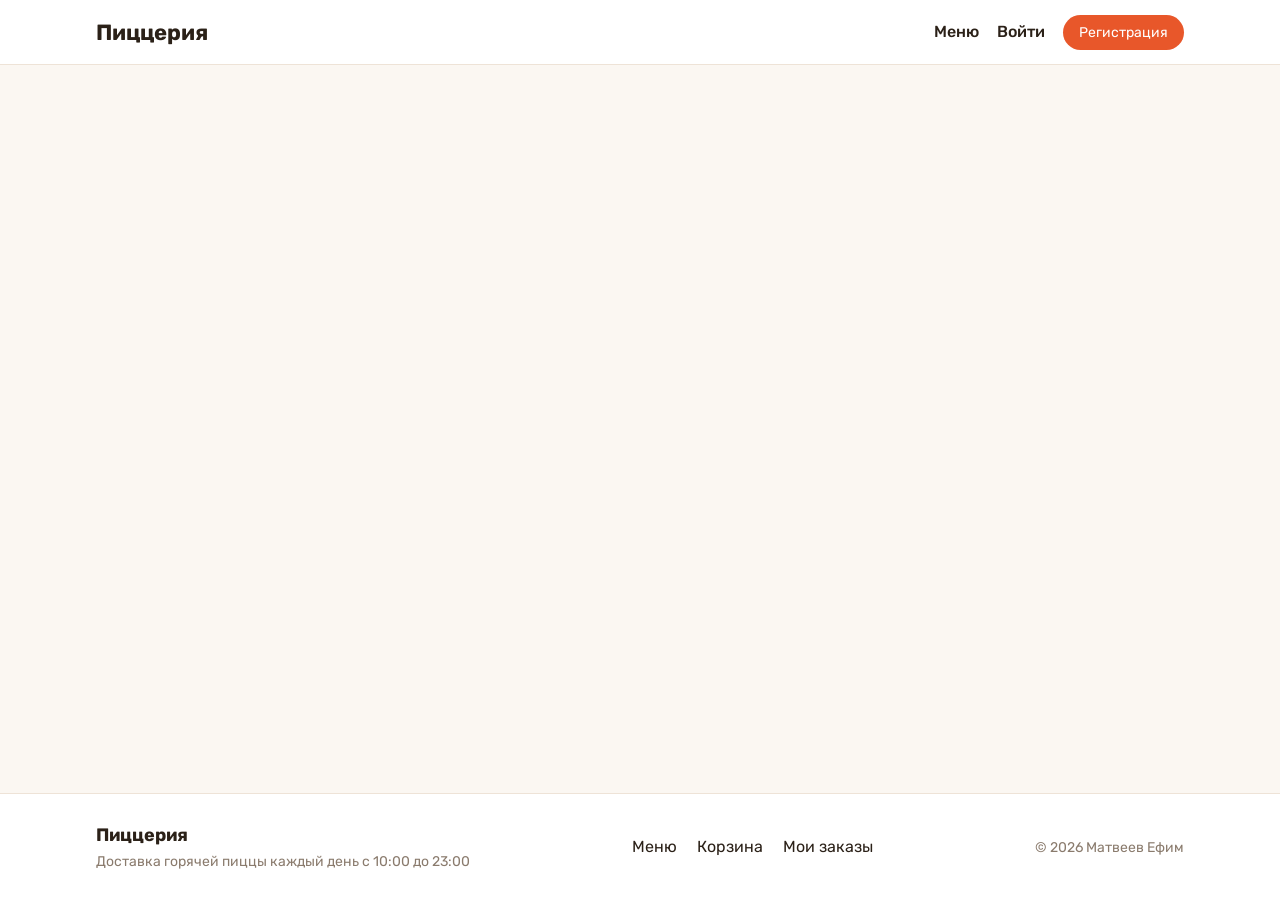
<file: frontend/index.html>
<!doctype html>
<html lang="ru">
<head>
    <meta charset="utf-8">
    <meta name="viewport" content="width=device-width, initial-scale=1">
    <title>Меню · Пиццерия</title>
    <script>document.documentElement.classList.add('js');</script>
    <link rel="preconnect" href="https://fonts.googleapis.com">
    <link rel="stylesheet" href="https://fonts.googleapis.com/css2?family=Rubik:wght@400;500;700&display=swap">
    <link rel="stylesheet" href="css/style.css">
</head>
<body>
<header class="header">
    <div class="container header__inner">
        <a href="index.html" class="logo">Пиццерия</a>
        <nav class="nav"></nav>
    </div>
</header>

<main class="container main">
<section class="hero">
    <h2>Горячая пицца с доставкой</h2>
    <p>Выберите пиццу, добавьте в корзину и следите за статусом заказа онлайн.</p>
</section>

<div class="filters" id="filters"></div>

<div id="menu"></div>
</main>

<footer class="footer">
    <div class="container footer__inner">
        <div>
            <div class="footer__brand">Пиццерия</div>
            <div class="muted">Доставка горячей пиццы каждый день с 10:00 до 23:00</div>
        </div>
        <nav class="footer__nav">
            <a href="index.html">Меню</a>
            <a href="cart.html">Корзина</a>
            <a href="orders.html">Мои заказы</a>
        </nav>
        <div class="footer__author">© <span id="year">2026</span> Матвеев Ефим</div>
    </div>
</footer>

<div class="toasts"></div>

<script src="js/app.js"></script>
<script src="js/menu.js"></script>
</body>
</html>
</file>
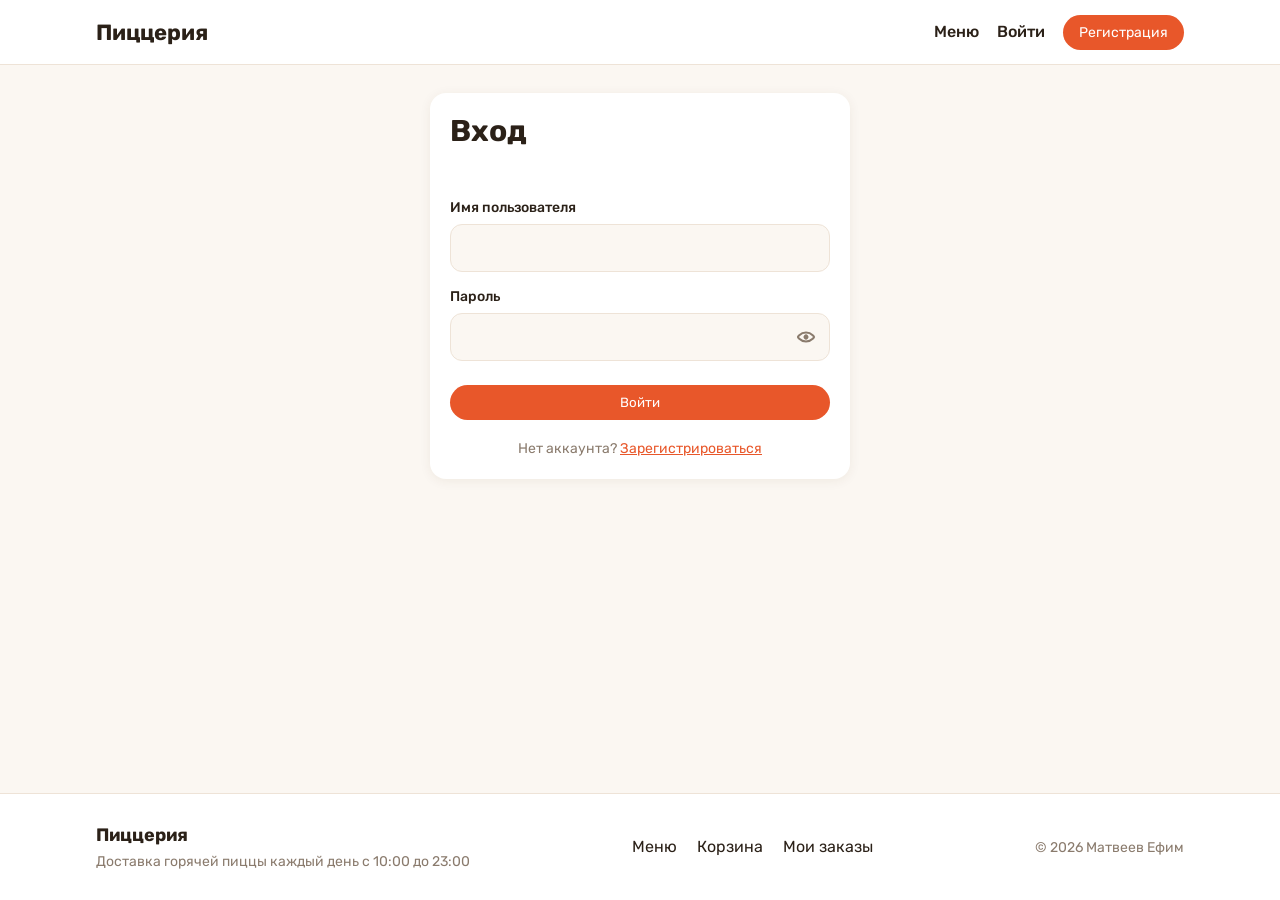
<file: frontend/checkout.html>
<!doctype html>
<html lang="ru">
<head>
    <meta charset="utf-8">
    <meta name="viewport" content="width=device-width, initial-scale=1">
    <title>Оформление заказа · Пиццерия</title>
    <script>document.documentElement.classList.add('js');</script>
    <link rel="preconnect" href="https://fonts.googleapis.com">
    <link rel="stylesheet" href="https://fonts.googleapis.com/css2?family=Rubik:wght@400;500;700&display=swap">
    <link rel="stylesheet" href="css/style.css">
</head>
<body>
<header class="header">
    <div class="container header__inner">
        <a href="index.html" class="logo">Пиццерия</a>
        <nav class="nav"></nav>
    </div>
</header>

<main class="container main">
<h1 class="page-title">Оформление заказа</h1>

<div class="layout-split">
    <form class="panel form" id="checkout-form" novalidate>
        <div id="errors"></div>
        <label class="field">
            <span class="field__label">Адрес доставки</span>
            <input type="text" id="address" placeholder="Улица, дом, квартира" maxlength="255">
        </label>
        <label class="field">
            <span class="field__label">Телефон</span>
            <input type="tel" id="phone" placeholder="+7 900 123-45-67" maxlength="20">
        </label>
        <button type="submit" class="btn btn--block">Подтвердить заказ</button>
    </form>

    <aside class="panel summary" id="summary"></aside>
</div>
</main>

<footer class="footer">
    <div class="container footer__inner">
        <div>
            <div class="footer__brand">Пиццерия</div>
            <div class="muted">Доставка горячей пиццы каждый день с 10:00 до 23:00</div>
        </div>
        <nav class="footer__nav">
            <a href="index.html">Меню</a>
            <a href="cart.html">Корзина</a>
            <a href="orders.html">Мои заказы</a>
        </nav>
        <div class="footer__author">© <span id="year">2026</span> Матвеев Ефим</div>
    </div>
</footer>

<div class="toasts"></div>

<script src="js/app.js"></script>
<script src="js/checkout.js"></script>
</body>
</html>
</file>
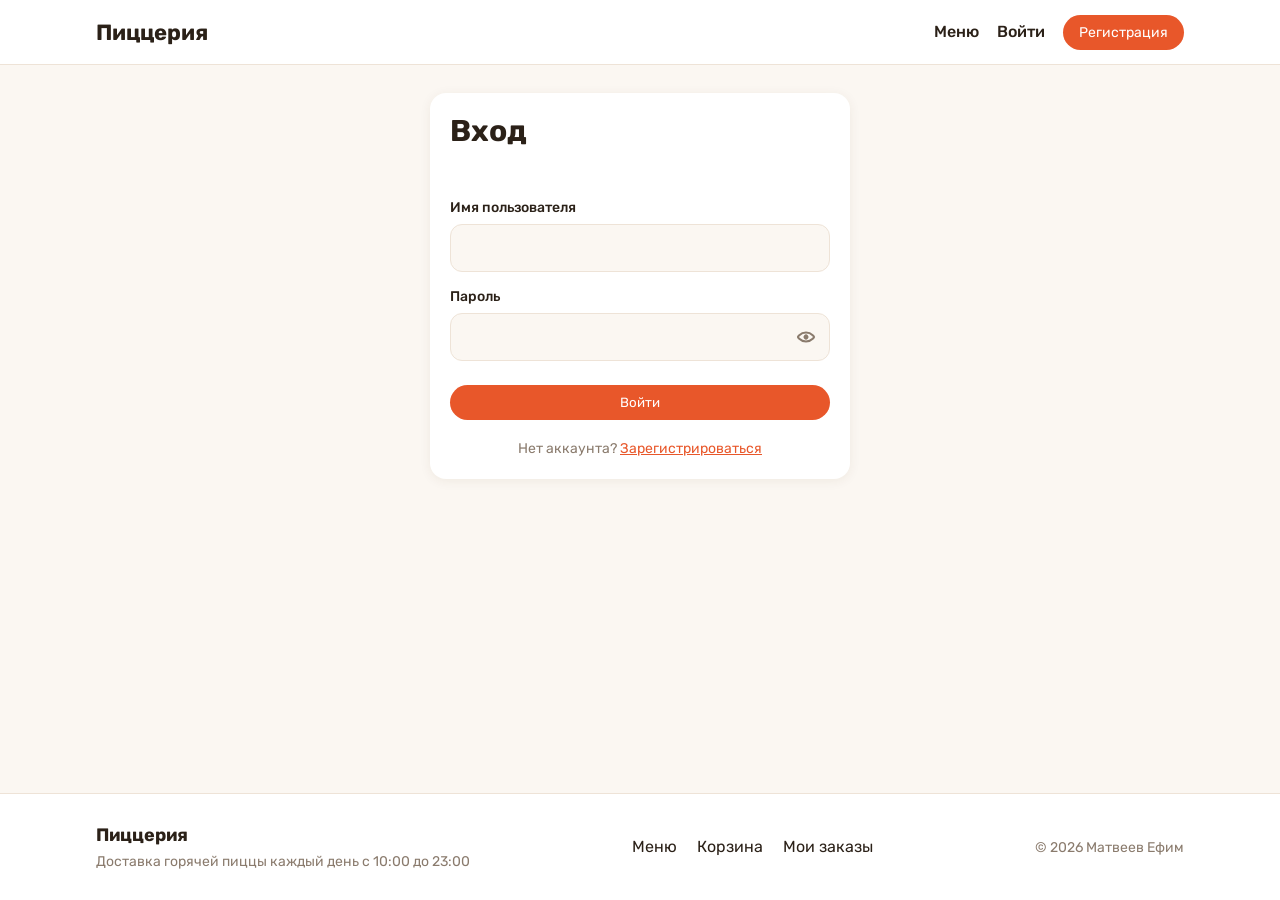
<file: frontend/login.html>
<!doctype html>
<html lang="ru">
<head>
    <meta charset="utf-8">
    <meta name="viewport" content="width=device-width, initial-scale=1">
    <title>Вход · Пиццерия</title>
    <script>document.documentElement.classList.add('js');</script>
    <link rel="preconnect" href="https://fonts.googleapis.com">
    <link rel="stylesheet" href="https://fonts.googleapis.com/css2?family=Rubik:wght@400;500;700&display=swap">
    <link rel="stylesheet" href="css/style.css">
</head>
<body>
<header class="header">
    <div class="container header__inner">
        <a href="index.html" class="logo">Пиццерия</a>
        <nav class="nav"></nav>
    </div>
</header>

<main class="container main">
<div class="auth">
    <form class="panel form" id="login-form" novalidate>
        <h1 class="page-title">Вход</h1>
        <div id="errors"></div>
        <label class="field">
            <span class="field__label">Имя пользователя</span>
            <input type="text" id="username" autocomplete="username" maxlength="150">
        </label>
        <label class="field">
            <span class="field__label">Пароль</span>
            <input type="password" id="password" autocomplete="current-password">
        </label>
        <button type="submit" class="btn btn--block">Войти</button>
        <p class="muted auth__switch">Нет аккаунта? <a href="register.html">Зарегистрироваться</a></p>
    </form>
</div>
</main>

<footer class="footer">
    <div class="container footer__inner">
        <div>
            <div class="footer__brand">Пиццерия</div>
            <div class="muted">Доставка горячей пиццы каждый день с 10:00 до 23:00</div>
        </div>
        <nav class="footer__nav">
            <a href="index.html">Меню</a>
            <a href="cart.html">Корзина</a>
            <a href="orders.html">Мои заказы</a>
        </nav>
        <div class="footer__author">© <span id="year">2026</span> Матвеев Ефим</div>
    </div>
</footer>

<div class="toasts"></div>

<script src="js/app.js"></script>
<script src="js/login.js"></script>
</body>
</html>
</file>
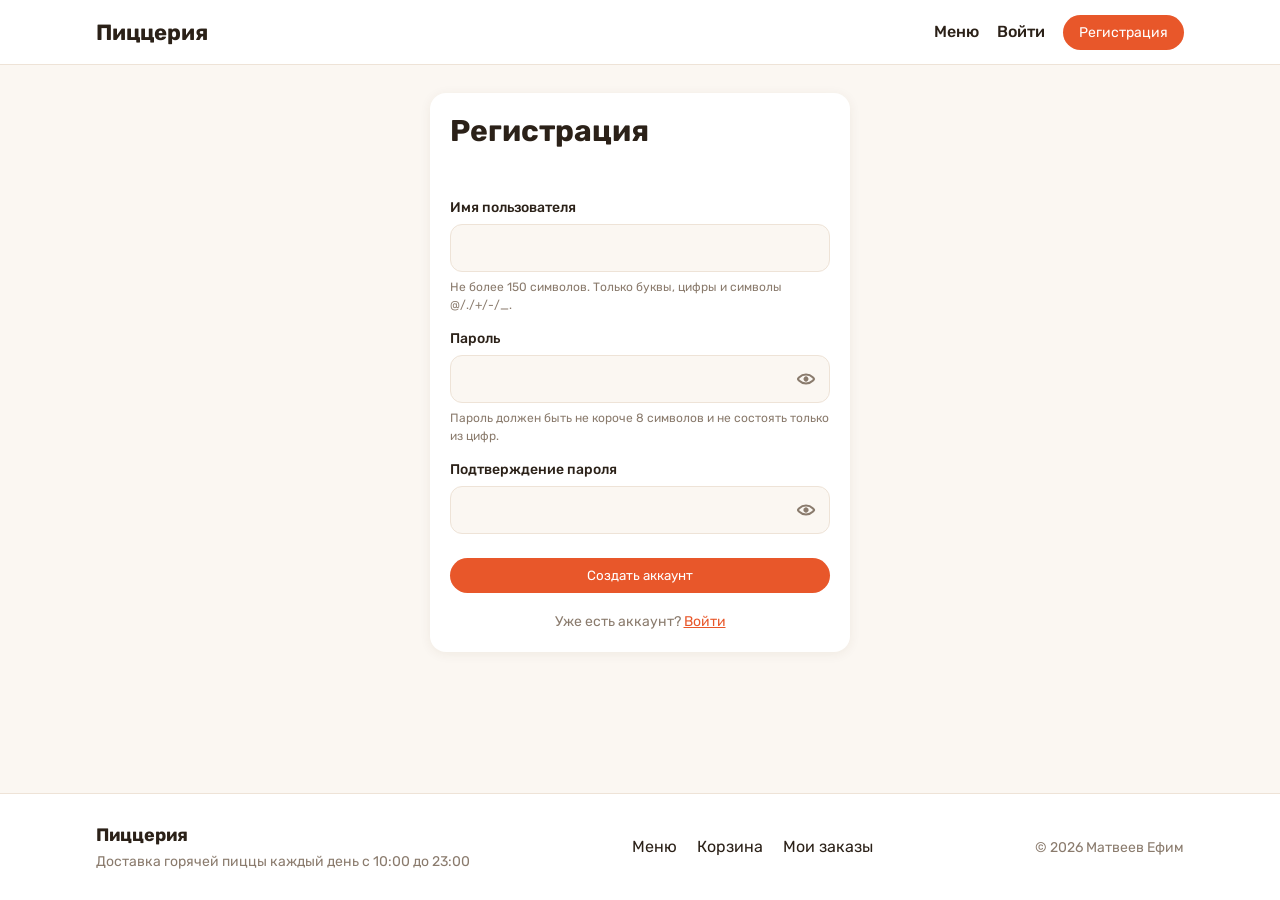
<file: frontend/register.html>
<!doctype html>
<html lang="ru">
<head>
    <meta charset="utf-8">
    <meta name="viewport" content="width=device-width, initial-scale=1">
    <title>Регистрация · Пиццерия</title>
    <script>document.documentElement.classList.add('js');</script>
    <link rel="preconnect" href="https://fonts.googleapis.com">
    <link rel="stylesheet" href="https://fonts.googleapis.com/css2?family=Rubik:wght@400;500;700&display=swap">
    <link rel="stylesheet" href="css/style.css">
</head>
<body>
<header class="header">
    <div class="container header__inner">
        <a href="index.html" class="logo">Пиццерия</a>
        <nav class="nav"></nav>
    </div>
</header>

<main class="container main">
<div class="auth">
    <form class="panel form" id="register-form" novalidate>
        <h1 class="page-title">Регистрация</h1>
        <div id="errors"></div>
        <label class="field">
            <span class="field__label">Имя пользователя</span>
            <input type="text" id="username" autocomplete="username" maxlength="150">
            <div class="field__help">Не более 150 символов. Только буквы, цифры и символы @/./+/-/_.</div>
        </label>
        <label class="field">
            <span class="field__label">Пароль</span>
            <input type="password" id="password1" autocomplete="new-password">
            <div class="field__help">Пароль должен быть не короче 8 символов и не состоять только из цифр.</div>
        </label>
        <label class="field">
            <span class="field__label">Подтверждение пароля</span>
            <input type="password" id="password2" autocomplete="new-password">
        </label>
        <button type="submit" class="btn btn--block">Создать аккаунт</button>
        <p class="muted auth__switch">Уже есть аккаунт? <a href="login.html">Войти</a></p>
    </form>
</div>
</main>

<footer class="footer">
    <div class="container footer__inner">
        <div>
            <div class="footer__brand">Пиццерия</div>
            <div class="muted">Доставка горячей пиццы каждый день с 10:00 до 23:00</div>
        </div>
        <nav class="footer__nav">
            <a href="index.html">Меню</a>
            <a href="cart.html">Корзина</a>
            <a href="orders.html">Мои заказы</a>
        </nav>
        <div class="footer__author">© <span id="year">2026</span> Матвеев Ефим</div>
    </div>
</footer>

<div class="toasts"></div>

<script src="js/app.js"></script>
<script src="js/register.js"></script>
</body>
</html>
</file>
<file: frontend/css/style.css>
:root {
    --bg: #fbf7f2;
    --surface: #ffffff;
    --text: #2b2118;
    --muted: #8a7b6d;
    --border: #eee3d7;
    --accent: #e8572a;
    --accent-dark: #c9431a;
    --accent-soft: #fdebe3;
    --success: #2f9e62;
    --danger: #d64545;
    --radius: 16px;
    --shadow: 0 2px 12px rgba(80, 50, 20, .07);
}

* { box-sizing: border-box; }

[hidden] { display: none !important; }

body {
    margin: 0;
    background: var(--bg);
    color: var(--text);
    font-family: 'Rubik', system-ui, -apple-system, sans-serif;
    line-height: 1.5;
    display: flex;
    flex-direction: column;
    min-height: 100vh;
}

a { color: var(--accent); }
h1, h2 { line-height: 1.2; }

.container { width: 100%; max-width: 1120px; margin: 0 auto; padding: 0 16px; }
.main { flex: 1; padding-top: 28px; padding-bottom: 48px; }
.muted { color: var(--muted); font-size: 14px; }

.header {
    background: var(--surface);
    border-bottom: 1px solid var(--border);
    position: sticky;
    top: 0;
    z-index: 10;
}
.header__inner { display: flex; align-items: center; justify-content: space-between; gap: 16px; min-height: 64px; flex-wrap: wrap; padding-top: 8px; padding-bottom: 8px; }
.logo { font-weight: 700; font-size: 22px; color: var(--text); text-decoration: none; }
.nav { display: flex; align-items: center; gap: 18px; flex-wrap: wrap; }
.nav__link, .nav__cart { color: var(--text); text-decoration: none; font-weight: 500; transition: color .2s, background .2s; }
.nav__link:hover, .nav__cart:hover, .nav__link.is-active, .nav__cart.is-active { color: var(--accent); }
.nav__cart { background: var(--accent-soft); padding: 6px 14px; border-radius: 999px; }
.nav__count { display: inline-block; min-width: 22px; padding: 0 6px; margin-left: 4px; border-radius: 999px; background: var(--accent); color: #fff; font-size: 13px; text-align: center; }
.nav__count:empty { display: none; }
.nav__logout { margin: 0; }
.link-button { background: none; border: 0; padding: 0; font: inherit; color: var(--muted); cursor: pointer; transition: color .2s; }
.link-button:hover { color: var(--accent); }
.link-button--danger { font-size: 14px; }
.link-button--danger:hover { color: var(--danger); }

.btn {
    display: inline-flex; align-items: center; justify-content: center;
    padding: 10px 20px;
    border: 0; border-radius: 999px;
    background: var(--accent); color: #fff;
    font: 500 15px/1.2 inherit; font-family: inherit;
    text-decoration: none; cursor: pointer;
    transition: background .2s, transform .2s, box-shadow .2s;
}
.btn:hover { background: var(--accent-dark); transform: translateY(-1px); box-shadow: 0 6px 16px rgba(232, 87, 42, .25); }
.btn:active { transform: scale(.96); box-shadow: none; }
.btn--small { padding: 7px 16px; font-size: 14px; }
.btn--block { width: 100%; margin-top: 10px; }
.btn--ghost { background: var(--accent-soft); color: var(--accent-dark); }
.btn--ghost:hover { background: #fadccf; box-shadow: none; }
.btn--danger { background: #fbe5e5; color: var(--danger); }
.btn--danger:hover { background: #f6cfcf; box-shadow: none; }

.message { padding: 12px 16px; border-radius: 12px; background: var(--surface); border-left: 4px solid var(--accent); box-shadow: var(--shadow); }
.message--success { border-color: var(--success); }
.message--error { border-color: var(--danger); background: #fdf1f1; }
.message--warning { border-color: #e0a100; }

.hero {
    background: linear-gradient(120deg, #e8572a, #f19a3e);
    color: #fff;
    border-radius: var(--radius);
    padding: 36px 32px;
    margin-bottom: 24px;
}
.hero h2 { margin: 0 0 8px; font-size: clamp(26px, 4vw, 38px); }
.hero p { margin: 0; max-width: 560px; opacity: .92; }

.filters { display: flex; gap: 8px; flex-wrap: wrap; margin-bottom: 24px; }
.chip { padding: 8px 16px; border-radius: 999px; background: var(--surface); border: 1px solid var(--border); color: var(--text); text-decoration: none; font-weight: 500; transition: background .25s, color .25s, border-color .25s, transform .2s; }
.chip:active { transform: scale(.95); }
.chip:hover { border-color: var(--accent); }
.chip.is-active { background: var(--text); border-color: var(--text); color: #fff; }

.menu-section { margin-bottom: 40px; transition: opacity .2s, translate .2s; }
.menu-section.is-hidden { opacity: 0; translate: 0 10px; }
.menu-section__title { margin: 0 0 16px; font-size: 28px; }
.grid { display: grid; grid-template-columns: repeat(auto-fill, minmax(min(250px, 100%), 1fr)); gap: 20px; }
.card { background: var(--surface); border-radius: var(--radius); box-shadow: var(--shadow); overflow: hidden; display: flex; flex-direction: column; transition: transform .15s, box-shadow .15s; }
.card:hover { transform: translateY(-4px); box-shadow: 0 12px 28px rgba(80, 50, 20, .14); }
.card__image { aspect-ratio: 4 / 3; background: var(--accent-soft); display: flex; align-items: center; justify-content: center; overflow: hidden; }
.card__image img { width: 100%; height: 100%; object-fit: cover; transition: transform .5s ease; }
.card:hover .card__image img { transform: scale(1.05); }
.card__noimage { color: var(--muted); font-weight: 500; }
.card__body { padding: 16px 18px 18px; display: flex; flex-direction: column; flex: 1; }
.card__title { margin: 4px 0 6px; font-size: 19px; }
.card__text { margin: 0 0 12px; color: var(--muted); font-size: 14px; }
.card__footer { margin-top: auto; display: flex; align-items: center; justify-content: space-between; gap: 10px; flex-wrap: wrap; }
.card__footer form { margin: 0; }

.buy { display: grid; justify-items: end; }
.buy > * { grid-area: 1 / 1; transition: opacity .25s ease, transform .35s cubic-bezier(.2, .8, .2, 1.2), visibility .35s; }
.buy__qty { opacity: 0; visibility: hidden; transform: scale(.7); background: var(--accent-soft); }
.buy.is-added .buy__add { opacity: 0; visibility: hidden; transform: scale(.7); }
.buy.is-added .buy__qty { opacity: 1; visibility: visible; transform: none; }
.buy__qty .qty__btn { width: 32px; height: 32px; }
.buy__qty .qty__value { min-width: 28px; font-weight: 700; color: var(--accent-dark); }

.price { font-weight: 700; font-size: 18px; white-space: nowrap; }
.price--big { font-size: 24px; }

.empty { text-align: center; padding: 56px 16px; background: var(--surface); border-radius: var(--radius); box-shadow: var(--shadow); }
.empty h2 { margin: 8px 0 4px; }
.empty p { color: var(--muted); margin: 0 0 18px; }

.page-title { margin: 0 0 20px; font-size: 30px; }
.page-head { display: flex; align-items: center; gap: 14px; flex-wrap: wrap; margin-bottom: 20px; }
.page-head .page-title { margin: 0; }
.back-link { display: inline-block; margin-bottom: 10px; color: var(--muted); text-decoration: none; }
.back-link:hover { color: var(--accent); }
.panel { background: var(--surface); border-radius: var(--radius); box-shadow: var(--shadow); padding: 20px; margin-bottom: 20px; }
.layout-split { display: grid; grid-template-columns: minmax(0, 1fr) 340px; gap: 20px; align-items: start; }
.layout-split > .panel { margin-bottom: 0; }

.cart-row { display: grid; grid-template-columns: 56px minmax(0, 1fr) auto 100px auto; align-items: center; gap: 14px; padding: 12px 0; border-bottom: 1px solid var(--border); transition: height .35s ease, opacity .3s ease, transform .35s ease, padding .35s ease; }
.cart-row.is-removing { height: 0 !important; padding-top: 0; padding-bottom: 0; opacity: 0; transform: translateX(40px); border-bottom-color: transparent; overflow: hidden; }
.cart-row:last-child { border-bottom: 0; }
.cart-row form { margin: 0; }
.cart-row__thumb { width: 56px; height: 56px; border-radius: 12px; background: var(--accent-soft); display: flex; align-items: center; justify-content: center; overflow: hidden; color: var(--accent); font-size: 22px; font-weight: 700; }
.cart-row__thumb img { width: 100%; height: 100%; object-fit: cover; }
.cart-row__name { font-weight: 500; }
.cart-row__sum { font-weight: 700; text-align: right; white-space: nowrap; }
.qty { display: flex; align-items: center; gap: 4px; background: var(--bg); border-radius: 999px; padding: 3px; }
.qty { transition: opacity .2s; }
.is-busy .qty { opacity: .6; }
.qty__btn { width: 30px; height: 30px; border: 0; border-radius: 50%; background: var(--surface); font-size: 18px; cursor: pointer; color: var(--text); transition: color .2s, background .2s, transform .15s; }
.qty__btn:hover { color: #fff; background: var(--accent); }
.qty__btn:active { transform: scale(.85); }
.qty__value { min-width: 24px; text-align: center; font-weight: 500; display: inline-block; }

.summary__title { margin: 0 0 12px; font-size: 20px; }
.summary__line { display: flex; justify-content: space-between; gap: 12px; padding: 6px 0; color: var(--muted); }
.summary__row { display: flex; justify-content: space-between; align-items: baseline; gap: 12px; padding-top: 12px; margin-top: 6px; border-top: 1px solid var(--border); font-weight: 500; }
.details { display: grid; gap: 12px; margin-bottom: 8px; }

.form { display: grid; gap: 14px; }
.field { display: grid; gap: 6px; }
.field__label { font-weight: 500; font-size: 14px; }
.field__error { color: var(--danger); font-size: 13px; }
.field__help { color: var(--muted); font-size: 12px; }
.field__help ul { margin: 0; padding-left: 18px; }
.form input:not([type=hidden]) {
    width: 100%;
    padding: 11px 14px;
    border: 1px solid var(--border);
    border-radius: 12px;
    font: inherit;
    background: var(--bg);
    transition: border-color .2s, background .2s, box-shadow .2s;
}
.form input:focus { outline: none; border-color: var(--accent); background: #fff; box-shadow: 0 0 0 3px var(--accent-soft); }
.password { position: relative; }
.form .password input { padding-right: 48px; }
.password__toggle {
    position: absolute;
    right: 6px;
    top: 50%;
    transform: translateY(-50%);
    width: 36px;
    height: 36px;
    border: 0;
    border-radius: 50%;
    background: none;
    color: var(--muted);
    cursor: pointer;
    display: flex;
    align-items: center;
    justify-content: center;
}
.password__toggle:hover { color: var(--accent); background: var(--accent-soft); }
.eye {
    position: relative;
    width: 14px;
    height: 14px;
    border: 2px solid currentColor;
    border-radius: 75% 15%;
    transform: rotate(45deg);
}
.eye::after {
    content: '';
    position: absolute;
    top: 50%;
    left: 50%;
    width: 5px;
    height: 5px;
    border-radius: 50%;
    background: currentColor;
    transform: translate(-50%, -50%);
}
.password__toggle.is-open { color: var(--accent); }
.password__toggle.is-open::after {
    content: '';
    position: absolute;
    width: 22px;
    height: 2px;
    background: currentColor;
    transform: rotate(-45deg);
}
.auth { max-width: 420px; margin: 0 auto; }
.auth__switch { text-align: center; margin: 4px 0 0; }

.order-list { display: grid; gap: 12px; }
.order-card { display: grid; grid-template-columns: minmax(0, 1fr) auto auto; align-items: center; gap: 16px; margin: 0; color: var(--text); text-decoration: none; transition: transform .2s, box-shadow .2s; }
.order-card:hover { transform: translateX(4px); box-shadow: 0 8px 22px rgba(80, 50, 20, .1); }
.order-card__number { font-weight: 700; font-size: 17px; }

.badge { display: inline-block; padding: 4px 12px; border-radius: 999px; font-size: 13px; font-weight: 500; white-space: nowrap; transition: background .4s, color .4s; }
.badge--new { background: #e6effc; color: #2f6fd1; }
.badge--cooking { background: #fff1d6; color: #b37400; }
.badge--delivering { background: #ece6fb; color: #6b45c9; }
.badge--done { background: #e1f4ea; color: var(--success); }
.badge--cancelled { background: #f0eeec; color: var(--muted); }

.timeline { list-style: none; margin: 0; padding: 0; display: flex; }
.timeline__step { flex: 1; position: relative; display: flex; flex-direction: column; align-items: center; text-align: center; gap: 8px; color: var(--muted); font-size: 14px; transition: color .4s; }
.timeline__step::before { content: ''; position: absolute; top: 11px; left: -50%; width: 100%; height: 3px; background: var(--border); z-index: 0; transition: background .6s ease; }
.timeline__step:first-child::before { display: none; }
.timeline__dot { width: 24px; height: 24px; border-radius: 50%; background: var(--border); border: 0 solid var(--accent); position: relative; z-index: 1; transition: background .4s, border-width .4s; }
.timeline__step.is-done, .timeline__step.is-current { color: var(--text); }
.timeline__step.is-done::before, .timeline__step.is-current::before { background: var(--accent); }
.timeline__step.is-done .timeline__dot { background: var(--accent); }
.timeline__step.is-current .timeline__dot { background: #fff; border: 6px solid var(--accent); animation: pulse 1.6s infinite; }
.timeline__step.is-current .timeline__label { font-weight: 700; }
.timeline__hint { text-align: center; margin: 16px 0 0; }
.status-cancelled { text-align: center; color: var(--muted); font-weight: 500; padding: 8px; animation: fade-in .4s ease; }

.order-cancel { max-height: 80px; overflow: hidden; transition: opacity .3s, max-height .4s ease, visibility .4s; }
.order-cancel.is-gone { opacity: 0; max-height: 0; visibility: hidden; }

@keyframes fade-in {
    from { opacity: 0; transform: translateY(6px); }
}

@keyframes pulse {
    0% { box-shadow: 0 0 0 0 rgba(232, 87, 42, .45); }
    70% { box-shadow: 0 0 0 10px rgba(232, 87, 42, 0); }
    100% { box-shadow: 0 0 0 0 rgba(232, 87, 42, 0); }
}

.footer { border-top: 1px solid var(--border); padding: 28px 0; background: var(--surface); }
.footer__inner { display: flex; justify-content: space-between; align-items: center; gap: 20px; flex-wrap: wrap; }
.footer__brand { font-weight: 700; font-size: 18px; margin-bottom: 2px; }
.footer__nav { display: flex; gap: 20px; flex-wrap: wrap; }
.footer__nav a { color: var(--text); text-decoration: none; transition: color .2s; }
.footer__nav a:hover { color: var(--accent); }
.footer__author { color: var(--muted); font-size: 14px; }

.js .hero,
.js .page-title,
.js .menu-section__title,
.js .card,
.js .panel,
.js .order-card,
.js .empty {
    opacity: 0;
    translate: 0 24px;
    transition: opacity .6s ease, translate .6s cubic-bezier(.2, .7, .2, 1), transform .2s, box-shadow .2s;
}
.js .is-visible { opacity: 1; translate: 0 0; }

.pop { animation: pop .35s ease; }

@keyframes pop {
    40% { transform: scale(1.25); }
    100% { transform: scale(1); }
}

.toasts {
    position: fixed;
    right: 24px;
    bottom: 24px;
    z-index: 100;
    display: flex;
    flex-direction: column;
    align-items: flex-end;
    gap: 10px;
    pointer-events: none;
}
.toast {
    display: flex;
    align-items: center;
    gap: 10px;
    max-width: 360px;
    padding: 14px 18px;
    border-radius: 14px;
    background: var(--text);
    color: #fff;
    font-weight: 500;
    box-shadow: 0 12px 32px rgba(43, 33, 24, .25);
    cursor: pointer;
    pointer-events: auto;
    animation: toast-in .45s cubic-bezier(.2, .9, .3, 1.2) both;
}
.toast::before { content: ''; flex: none; width: 10px; height: 10px; border-radius: 50%; background: var(--success); }
.toast--error::before { background: var(--danger); }
.toast--warning::before { background: #e0a100; }
.toast--info::before { background: #5b8def; }
.toast.is-leaving { animation: toast-out .3s ease forwards; }

@keyframes toast-in {
    from { opacity: 0; transform: translateY(20px) scale(.95); }
}
@keyframes toast-out {
    to { opacity: 0; transform: translateX(40px); }
}

@media (prefers-reduced-motion: reduce) {
    *, *::before, *::after {
        animation-duration: .01ms !important;
        transition-duration: .01ms !important;
        transition-delay: 0s !important;
    }
}

@media (max-width: 820px) {
    .layout-split { grid-template-columns: 1fr; }
}

@media (max-width: 560px) {
    .hero { padding: 26px 20px; }
    .cart-row { grid-template-columns: 48px minmax(0, 1fr) auto; }
    .cart-row__thumb { width: 48px; height: 48px; }
    .cart-row .qty { grid-column: 2; justify-self: start; }
    .cart-row__sum { grid-column: 2; text-align: left; }
    .cart-row > form:last-child { grid-column: 3; grid-row: 1; }
    .order-card { grid-template-columns: 1fr auto; }
    .order-card .price { grid-column: 1 / -1; }
    .timeline__label { font-size: 12px; }
    .toasts { left: 16px; right: 16px; bottom: 16px; align-items: stretch; }
    .toast { max-width: none; }
}
</file>
